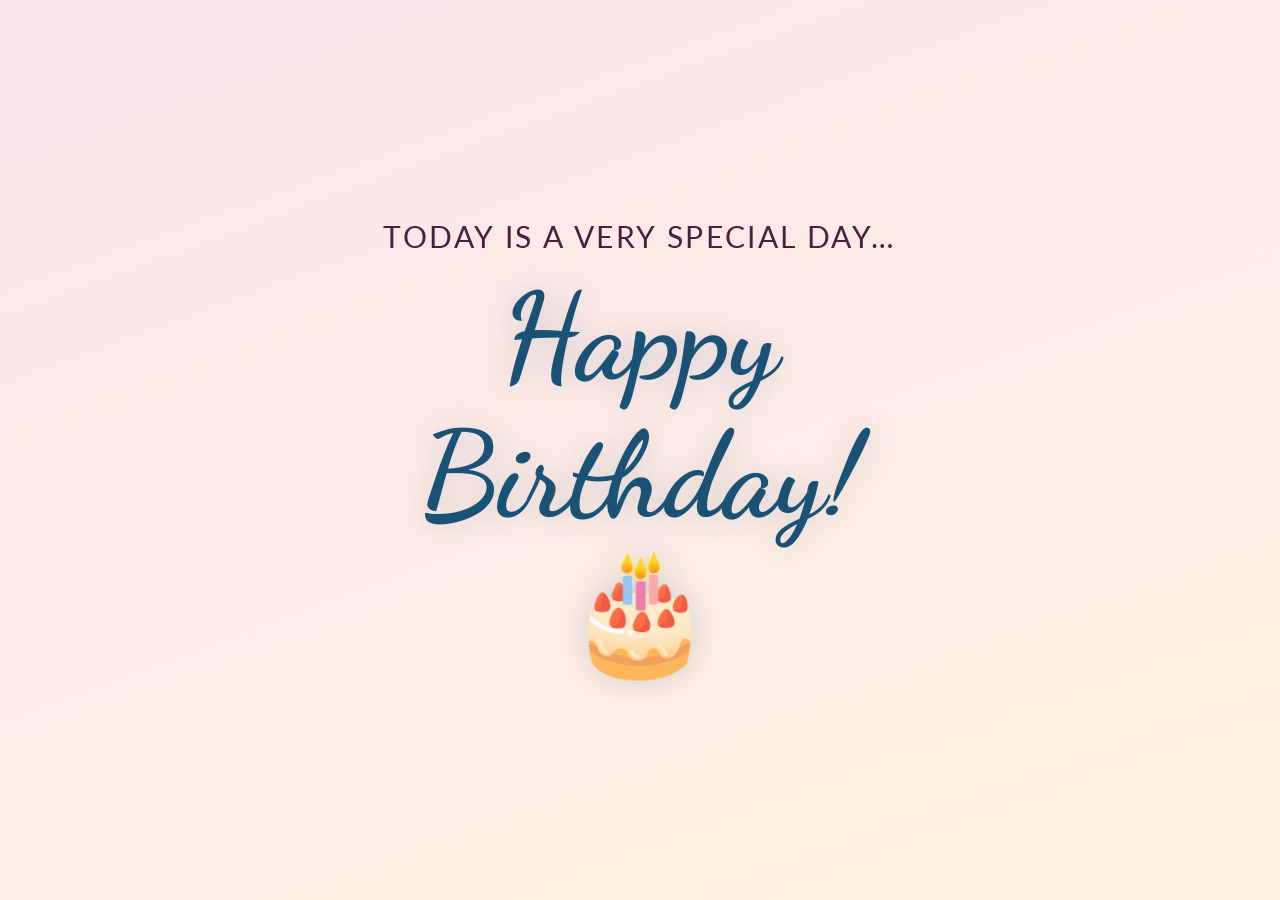
<file: index.html>
<!DOCTYPE html>
<html lang="en">
<head>
  <meta charset="UTF-8" />
  <meta name="viewport" content="width=device-width, initial-scale=1.0" />
  <title>Happy Birthday!</title>
  <link rel="preconnect" href="https://fonts.googleapis.com" />
  <link rel="preconnect" href="https://fonts.gstatic.com" crossorigin />
  <link href="https://fonts.googleapis.com/css2?family=Dancing+Script:wght@700&family=Lato:wght@300;400&display=swap" rel="stylesheet" />
  <link rel="stylesheet" href="style.css?v=1" />
</head>
<body>

  <!-- Floating balloons (shared background layer) -->
  <div class="balloons" aria-hidden="true">
    <div class="balloon balloon--1">🎈</div>
    <div class="balloon balloon--2">🎈</div>
    <div class="balloon balloon--3">🎈</div>
    <div class="balloon balloon--4">🎈</div>
    <div class="balloon balloon--5">🎈</div>
    <div class="balloon balloon--6">🎈</div>
  </div>

  <!-- Confetti canvas (triggered on finale) -->
  <canvas id="confetti-canvas" aria-hidden="true"></canvas>

  <!-- Scroll container -->
  <main class="scroll-container">

    <!-- Page 1: Intro -->
    <section class="page page--intro" id="page-intro">
      <div class="page__content fade-in">
        <p class="intro__subtitle">Today is a very special day…</p>
        <h1 class="intro__title">Happy Birthday! 🎂</h1>
      </div>
    </section>

    <!-- Page 2: Message 1 -->
    <section class="page page--message" id="page-msg1">
      <div class="page__content fade-in">
        <p class="message__text">
          Another year around the sun, and you just keep getting more wonderful.
        </p>
        <p class="message__text message__text--small">
          Every moment with you is a gift — and today we celebrate you!
        </p>
      </div>
    </section>

    <!-- Page 3: Message 2 -->
    <section class="page page--message page--alt" id="page-msg2">
      <div class="page__content fade-in">
        <p class="message__text">
          You bring so much joy, laughter, and light to everyone around you.
        </p>
        <p class="message__text message__text--small">
          The world is genuinely brighter because you're in it. 🌟
        </p>
      </div>
    </section>

    <!-- Page 4: Name / Candle -->
    <section class="page page--name" id="page-name">
      <div class="page__content fade-in">
        <div class="candle" aria-hidden="true">
          <div class="candle__flame"></div>
          <div class="candle__body"></div>
        </div>
        <h2 class="name__text">Happy Birthday Dada</h2>
        <p class="name__signature">— with love 🎁</p>
      </div>
    </section>

    <!-- Page 5: Finale -->
    <section class="page page--finale" id="page-finale">
      <div class="page__content fade-in">
        <h2 class="finale__title">Here's to you! 🥂</h2>
        <p class="finale__text">
          Love from your family
        </p>
        <p class="finale__emoji">🎉🎊🎈🥳🎂🎉</p>
      </div>
    </section>

  </main>

  <script src="script.js"></script>
</body>
</html>
</file>
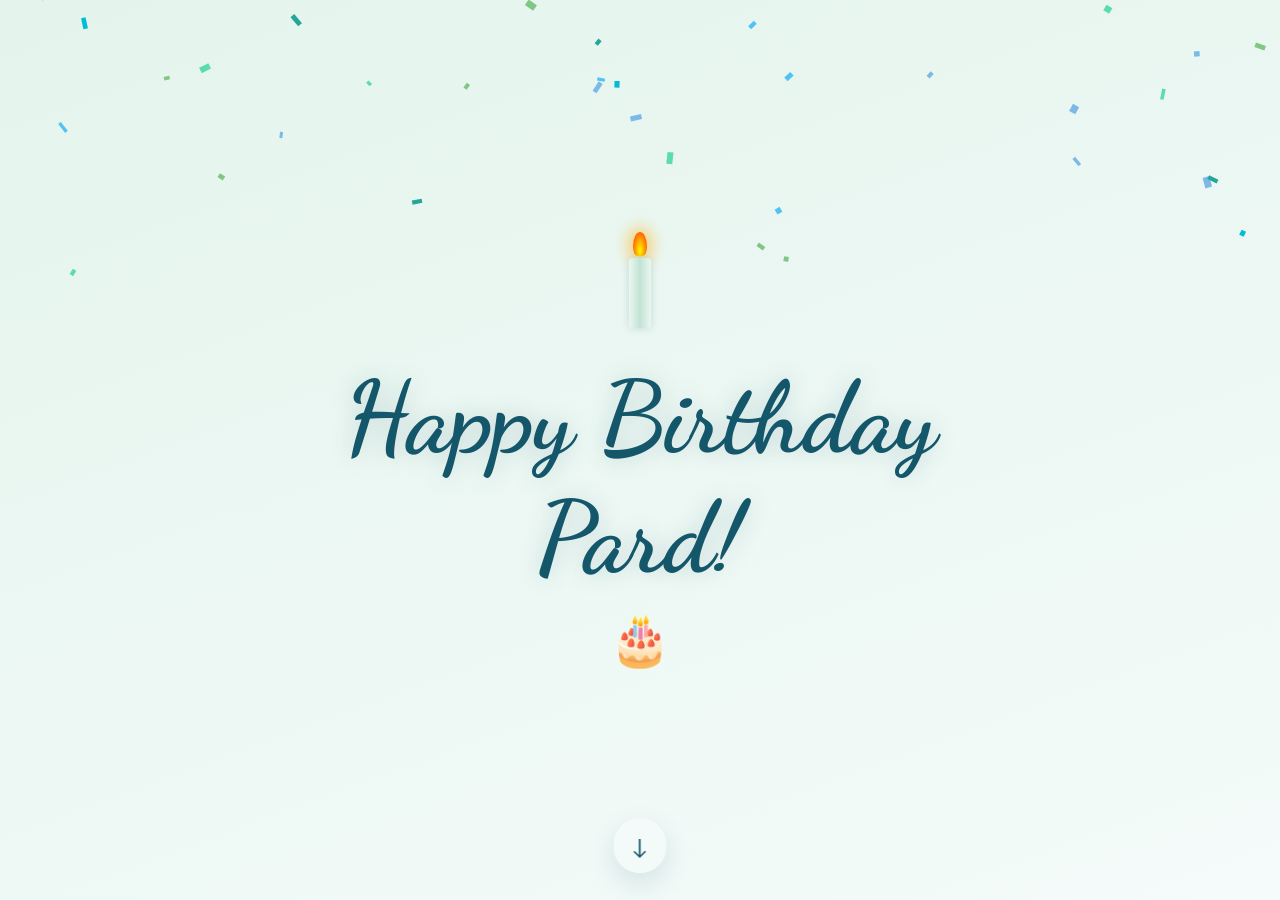
<file: docs/index.html>
<!DOCTYPE html>
<html lang="en">
<head>
  <meta charset="UTF-8" />
  <meta name="viewport" content="width=device-width, initial-scale=1.0" />
  <title>Happy Birthday!</title>
  <link rel="preconnect" href="https://fonts.googleapis.com" />
  <link rel="preconnect" href="https://fonts.gstatic.com" crossorigin />
  <link href="https://fonts.googleapis.com/css2?family=Dancing+Script:wght@700&family=Lato:wght@300;400&display=swap" rel="stylesheet" />
  <link rel="stylesheet" href="style.css?v=1.7" />
</head>
<body>

  <!-- Confetti canvas (triggered on page 3: Name / Candle) -->
  <canvas id="confetti-canvas" aria-hidden="true"></canvas>

  <div class="scroll-indicator" id="scroll-indicator" aria-hidden="true">
    <span class="scroll-indicator__arrow">↓</span>
  </div>

  <!-- Scroll container -->
  <main class="scroll-container">

    <!--
      Floating balloons (shared background layer). This lives inside the
      scroll container on purpose: the container is its own stacking context,
      so a balloon layer outside it can only sit wholly behind every page
      (hidden by the opaque page gradients) or wholly in front of the text.
      In here it can sit between the two.
    -->
    <div class="balloons" aria-hidden="true">
      <div class="balloon balloon--1">🎈</div>
      <div class="balloon balloon--2">🎈</div>
      <div class="balloon balloon--3">🎈</div>
      <div class="balloon balloon--4">🎈</div>
      <div class="balloon balloon--5">🎈</div>
      <div class="balloon balloon--6">🎈</div>
    </div>

    <!-- Page 1: Name / Candle -->
    <section class="page page--name" id="page-name">
      <div class="page__content fade-in">
        <div class="candle" aria-hidden="true">
          <div class="candle__flame"></div>
          <div class="candle__body"></div>
        </div>
        <h2 class="name__text">Happy Birthday Pard!</h2>
        <p class="name__signature">🎂</p>
      </div>
    </section>

    <!-- Page 4: Happy Birthday Message -->
    <section class="page page--finale" id="page-finale">
      <div class="page__content fade-in">
        <h2 class="finale__title">Have a great day!</h2>
        <p class="finale__text">
          Love from Red.
        </p>
      </div>
    </section>

    <!-- Page 5: Game — swap the iframe src to change games (see games/) -->
    <section class="page page--game" id="page-game">
      <div class="page__content fade-in">
        <iframe
          class="game__frame"
          id="game-frame"
          src="games/crossword.html"
          title="Birthday Crossword"
          loading="lazy"
        ></iframe>
      </div>
    </section>

  </main>

  <script src="script.js"></script>
</body>
</html>
</file>
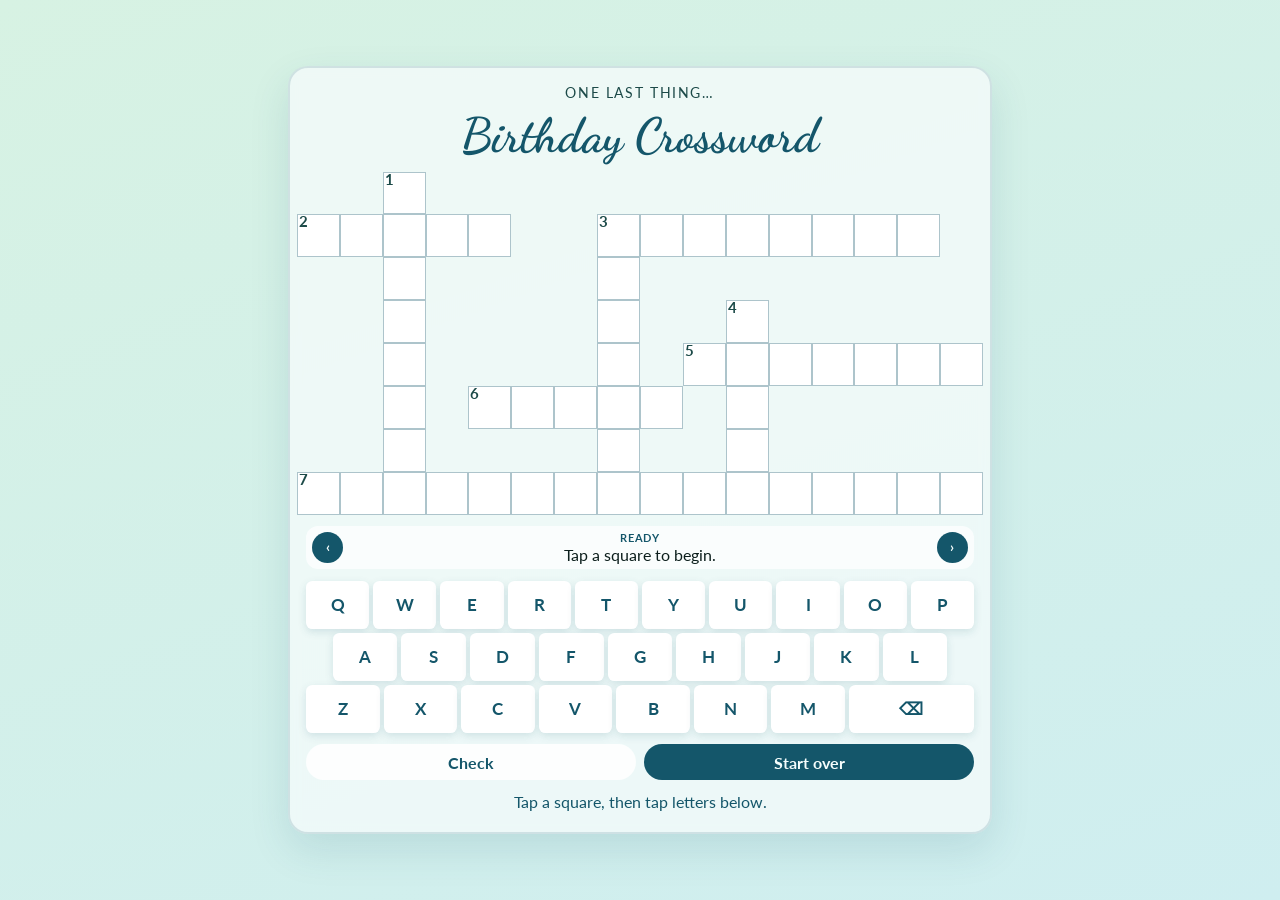
<file: docs/games/crossword.html>
<!DOCTYPE html>
<html lang="en">
<head>
  <meta charset="UTF-8" />
  <meta name="viewport" content="width=device-width, initial-scale=1.0" />
  <title>Birthday Crossword</title>
  <link rel="preconnect" href="https://fonts.googleapis.com" />
  <link rel="preconnect" href="https://fonts.gstatic.com" crossorigin />
  <link href="https://fonts.googleapis.com/css2?family=Dancing+Script:wght@700&family=Lato:wght@300;400;700&display=swap" rel="stylesheet" />

  <style>
    /* =============================================
       BIRTHDAY CROSSWORD — standalone game page
       Embedded in ../index.html via <iframe>, but
       also works when opened directly.
       ============================================= */
    *, *::before, *::after {
      box-sizing: border-box;
      margin: 0;
      padding: 0;
    }

    :root {
      --color-bg-mint:   #d7f2e3;
      --color-bg-aqua:   #cfeef0;
      --color-accent:    #14566a;
      --color-text:      #0d1f1d;
      --color-muted:     #1c4a48;
      --font-display:    'Dancing Script', cursive;
      --font-body:       'Lato', sans-serif;

      /* The grid is 16 columns wide, so width is what limits the squares.
         Derive the cell size from the actual column count and the space the
         card really has, so any grid fits by construction. The vh term only
         bites in landscape; the rem cap stops it ballooning on a tablet. */
      --card-max: 44rem;
      --avail: min(calc(100vw - 1.9rem), calc(var(--card-max) - 1.1rem));
      --cell: min(calc(var(--avail) / var(--cols)), 7vh, 3.2rem);
      --cols: 16;
    }

    html {
      font-size: 16px;
      -webkit-text-size-adjust: 100%;
    }

    body {
      min-height: 100dvh;
      padding: 0.4rem;
      display: flex;
      flex-direction: column;
      justify-content: center;
      font-family: var(--font-body);
      color: var(--color-text);
      background: linear-gradient(160deg, var(--color-bg-mint), var(--color-bg-aqua));
      overflow-y: auto;
    }

    /* When inside the iframe, let the parent page's gradient show through. */
    html.is-embedded,
    html.is-embedded body {
      background: transparent;
    }

    /* =============================================
       CARD
       ============================================= */
    .game {
      width: 100%;
      max-width: var(--card-max);
      margin: 0 auto;
      display: flex;
      flex-direction: column;
      gap: 0.4rem;
      padding: 0.55rem 0.55rem 0.6rem;
      background: rgba(246, 252, 251, 0.76);
      border: 2px solid rgba(20, 86, 106, 0.14);
      border-radius: 1.25rem;
      box-shadow: 0 16px 40px rgba(20, 86, 106, 0.12);
      backdrop-filter: blur(6px);
      transition: box-shadow 0.35s ease, border-color 0.35s ease;
    }

    .game--solved {
      border-color: rgba(93, 219, 176, 0.55);
      box-shadow: 0 18px 44px rgba(38, 166, 154, 0.24);
    }

    .game__eyebrow {
      font-size: clamp(0.7rem, 2.8vw, 0.85rem);
      text-transform: uppercase;
      letter-spacing: 0.12em;
      color: var(--color-muted);
      text-align: center;
    }

    .game__title {
      font-family: var(--font-display);
      font-size: clamp(1.55rem, 8vw, 3rem);
      line-height: 1;
      color: var(--color-accent);
      text-align: center;
    }

    .game__status {
      min-height: 1.3rem;
      font-size: clamp(0.82rem, 3.2vw, 1rem);
      line-height: 1.3;
      text-align: center;
      color: var(--color-accent);
    }

    .game--solved .game__status {
      font-weight: 700;
    }

    /* =============================================
       GRID
       ============================================= */
    /* No gap: squares butt together into a continuous grid, the way a printed
       crossword looks — and at 16 columns the gaps were costing real width. */
    .grid {
      display: grid;
      grid-template-columns: repeat(var(--cols), var(--cell));
      justify-content: center;
    }

    .cell {
      position: relative;
      width: var(--cell);
      height: var(--cell);
    }

    .cell--block {
      background: transparent;
    }

    .cell--open {
      display: flex;
      align-items: center;
      justify-content: center;
      padding: 0;
      border: 1px solid rgba(20, 86, 106, 0.35);
      background: #ffffff;
      font-family: inherit;
      font-size: calc(var(--cell) * 0.62);
      font-weight: 700;
      line-height: 1;
      color: var(--color-text);
      cursor: pointer;
      transition: background 0.15s ease;
    }

    .cell__num {
      position: absolute;
      top: 0;
      left: 1px;
      font-size: calc(var(--cell) * 0.34);
      font-weight: 700;
      line-height: 1;
      color: var(--color-muted);
      pointer-events: none;
    }

    .cell--in-entry {
      background: #dbeffb;
    }

    .cell--selected {
      background: #7fe0c0;
      box-shadow: inset 0 0 0 2px var(--color-accent);
    }

    .cell--wrong {
      background: #ffd6dc;
      color: #8a1020;
    }

    .game--solved .cell--open {
      border-color: rgba(93, 219, 176, 0.7);
      background: #f0fbf5;
      box-shadow: none;
    }

    .cell--open:focus-visible {
      outline: 3px solid rgba(13, 110, 120, 0.75);
      outline-offset: 1px;
    }

    /* =============================================
       CLUE BAR
       ============================================= */
    .clue {
      display: flex;
      align-items: center;
      gap: 0.35rem;
      min-height: 2.6rem;
      padding: 0.3rem 0.4rem;
      border-radius: 0.75rem;
      background: rgba(255, 255, 255, 0.7);
    }

    .clue__nav {
      flex: 0 0 auto;
      width: 1.9rem;
      height: 1.9rem;
      border: 0;
      border-radius: 999px;
      background: var(--color-accent);
      color: #f5fdfc;
      font: inherit;
      font-size: 0.9rem;
      font-weight: 700;
      line-height: 1;
      cursor: pointer;
    }

    .clue__text {
      flex: 1 1 auto;
      font-size: clamp(0.8rem, 3.3vw, 1rem);
      line-height: 1.25;
      text-align: center;
    }

    .clue__label {
      display: block;
      font-size: 0.7em;
      font-weight: 700;
      letter-spacing: 0.08em;
      text-transform: uppercase;
      color: var(--color-accent);
    }

    /* =============================================
       ON-SCREEN KEYBOARD
       ============================================= */
    .kb {
      display: flex;
      flex-direction: column;
      gap: 0.25rem;
    }

    .kb__row {
      display: flex;
      gap: 0.25rem;
    }

    .kb__row--mid { padding-inline: 4%; }

    .key {
      flex: 1 1 0;
      min-width: 0;
      height: clamp(2.1rem, 7vh, 3rem);
      border: 0;
      border-radius: 0.4rem;
      background: #ffffff;
      color: var(--color-accent);
      font-family: inherit;
      font-size: clamp(0.8rem, 3.5vw, 1.05rem);
      font-weight: 700;
      box-shadow: 0 3px 8px rgba(20, 86, 106, 0.14);
      cursor: pointer;
    }

    .key--wide { flex: 1.7 1 0; }

    .key:active { background: #f0f7ff; }

    .key:disabled {
      background: rgba(255, 255, 255, 0.5);
      color: rgba(20, 86, 106, 0.5);
      box-shadow: none;
    }

    /* =============================================
       ACTIONS
       ============================================= */
    .actions {
      display: flex;
      gap: 0.5rem;
    }

    .btn {
      flex: 1 1 0;
      padding: 0.55rem 0.5rem;
      border: 0;
      border-radius: 999px;
      font-family: inherit;
      font-size: clamp(0.82rem, 3.2vw, 1rem);
      font-weight: 700;
      cursor: pointer;
    }

    .btn--primary {
      background: var(--color-accent);
      color: #f5fdfc;
    }

    .btn--ghost {
      background: rgba(255, 255, 255, 0.85);
      color: var(--color-accent);
    }

    .key:focus-visible,
    .btn:focus-visible,
    .clue__nav:focus-visible {
      outline: 3px solid rgba(13, 110, 120, 0.75);
      outline-offset: 2px;
    }

    .visually-hidden {
      position: absolute;
      width: 1px;
      height: 1px;
      overflow: hidden;
      clip: rect(0 0 0 0);
      white-space: nowrap;
    }

    /* =============================================
       TABLET & LARGER
       ============================================= */
    @media (min-width: 600px) {
      .game {
        gap: 0.7rem;
        padding: 1.1rem 1rem 1.25rem;
      }
    }

    @media (prefers-reduced-motion: reduce) {
      * { transition: none !important; animation: none !important; }
    }
  </style>
</head>
<body>

  <div class="game" id="game">
    <p class="game__eyebrow">One last thing…</p>
    <h1 class="game__title">Birthday Crossword</h1>

    <div class="grid" id="grid" role="group" aria-label="Crossword grid"></div>

    <div class="clue">
      <button class="clue__nav" id="clue-prev" type="button" aria-label="Previous clue">‹</button>
      <p class="clue__text" id="clue-text" aria-live="polite">
        <span class="clue__label" id="clue-label">1 Across</span>
        <span id="clue-body">Tap a square to begin.</span>
      </p>
      <button class="clue__nav" id="clue-next" type="button" aria-label="Next clue">›</button>
    </div>

    <div class="kb" id="keyboard" aria-label="Letter keys"></div>

    <div class="actions">
      <button class="btn btn--ghost" id="btn-check" type="button">Check</button>
      <button class="btn btn--primary" id="btn-clear" type="button">Start over</button>
    </div>

    <p class="game__status" id="status" role="status" aria-live="polite">Tap a square, then tap letters below.</p>
  </div>

  <script>
  (function () {
    'use strict';

    /* =========================================================================
       PUZZLE
       -------------------------------------------------------------------------
       Words and clues come from data/BirthdayCrosswordCluesAndWords.csv.
       `word` is the answer with spaces stripped (that is what goes in the
       squares); `display` keeps the real spacing and is only used to show the
       enumeration, e.g. San Diego -> (3,5).

       The row/col/dir coordinates are what make the grid interlock, so they
       cannot be edited independently of the words. Grid size, blocked squares
       and clue numbers are all derived from this array at runtime.

            0 1 2 3 4 5 6 7 8 9 0 1 2 3 4 5
         0  . . S . . . . . . . . . . . . .
         1  G R A V Y . . T H E J E S U S .
         2  . . N . . . . I . . . . . . . .
         3  . . D . . . . T . . L . . . . .
         4  . . I . . . . T . B A L L F R O
         5  . . E . L E N I N . N . . . . .
         6  . . G . . . . E . . C . . . . .
         7  G O O D H O U S E K E E P I N G
       ========================================================================= */
    const ENTRIES = [
      { word: 'SANDIEGO', display: 'San Diego', row: 0, col: 2, dir: 'down',
        clue: "\"Go F yourself _\", hint: Normally they 'stay classy'" },
      { word: 'GRAVY', display: 'Gravy', row: 1, col: 0, dir: 'across',
        clue: 'What might one swallow after cradling the balls, stroking the shaft and working the pipe? The _' },
      { word: 'THEJESUS', display: 'The Jesus', row: 1, col: 7, dir: 'across',
        clue: "Nobody Fs with him, and '8 Year olds dude...'" },
      { word: 'TITTIES', display: 'Titties', row: 1, col: 7, dir: 'down',
        clue: '_ and Jazz' },
      { word: 'LANCE', display: 'Lance', row: 3, col: 10, dir: 'down',
        clue: "Whose forehead should Alpa Chino dangle his dice on?" },
      { word: 'BALLFRO', display: 'Ball Fro', row: 4, col: 9, dir: 'across',
        clue: "A 'luscious V of chest hair' typically starts at the chest pubes and finishes at the _?" },
      { word: 'LENIN', display: 'Lenin', row: 5, col: 4, dir: 'across',
        clue: 'Vladimir Ilyich Ulyanov _' },
      { word: 'GOODHOUSEKEEPING', display: 'Good Housekeeping', row: 7, col: 0, dir: 'across',
        clue: 'Favourite non-pornographic magazine to masturbate to?' }
    ];

    const KB_ROWS = ['QWERTYUIOP', 'ASDFGHJKL', 'ZXCVBNM'];

    // ── Elements ────────────────────────────────────────────────────────────
    const gameEl     = document.getElementById('game');
    const gridEl     = document.getElementById('grid');
    const keyboardEl = document.getElementById('keyboard');
    const clueLabelEl = document.getElementById('clue-label');
    const clueBodyEl = document.getElementById('clue-body');
    const statusEl   = document.getElementById('status');

    // ── Derive grid geometry, cell map and clue numbers ─────────────────────
    const rows = Math.max.apply(null, ENTRIES.map(function (e) {
      return e.row + (e.dir === 'down' ? e.word.length : 1);
    }));
    const cols = Math.max.apply(null, ENTRIES.map(function (e) {
      return e.col + (e.dir === 'across' ? e.word.length : 1);
    }));

    document.documentElement.style.setProperty('--cols', String(cols));

    // cells[r][c] = { answer, across: entryIndex|null, down: entryIndex|null, number }
    const cells = [];
    for (let r = 0; r < rows; r++) {
      cells.push(new Array(cols).fill(null));
    }

    ENTRIES.forEach(function (entry, index) {
      for (let i = 0; i < entry.word.length; i++) {
        const r = entry.row + (entry.dir === 'down' ? i : 0);
        const c = entry.col + (entry.dir === 'across' ? i : 0);
        const cell = cells[r][c] || { answer: entry.word[i], across: null, down: null, number: 0 };
        cell[entry.dir] = index;
        cells[r][c] = cell;
      }
    });

    // Standard crossword numbering: row-major over squares that start an entry.
    let nextNumber = 0;
    const startCells = ENTRIES.map(function (e) { return e.row * cols + e.col; });
    for (let r = 0; r < rows; r++) {
      for (let c = 0; c < cols; c++) {
        if (cells[r][c] && startCells.indexOf(r * cols + c) !== -1) {
          cells[r][c].number = ++nextNumber;
        }
      }
    }
    ENTRIES.forEach(function (entry) {
      entry.number = cells[entry.row][entry.col].number;
    });

    // Clue order: by number, across before down — the order the ‹ › buttons walk.
    const clueOrder = ENTRIES.map(function (_, i) { return i; }).sort(function (a, b) {
      const ea = ENTRIES[a];
      const eb = ENTRIES[b];
      return ea.number - eb.number || (ea.dir === 'across' ? -1 : 1);
    });

    // ── State ───────────────────────────────────────────────────────────────
    const letters = {};                    // "r,c" -> letter
    let selected = null;                   // { r, c, dir }
    let solved = false;
    let wrongTimer = null;
    const cellButtons = {};                // "r,c" -> button element

    function cellKey(r, c) { return r + ',' + c; }

    // ── Build grid ──────────────────────────────────────────────────────────
    for (let r = 0; r < rows; r++) {
      for (let c = 0; c < cols; c++) {
        const cell = cells[r][c];

        if (!cell) {
          const blank = document.createElement('div');
          blank.className = 'cell cell--block';
          blank.setAttribute('aria-hidden', 'true');
          gridEl.appendChild(blank);
          continue;
        }

        const button = document.createElement('button');
        button.type = 'button';
        button.className = 'cell cell--open';
        button.dataset.r = String(r);
        button.dataset.c = String(c);
        button.setAttribute('aria-label', 'Row ' + (r + 1) + ', column ' + (c + 1));

        if (cell.number) {
          const num = document.createElement('span');
          num.className = 'cell__num';
          num.textContent = String(cell.number);
          button.appendChild(num);
        }

        const letterEl = document.createElement('span');
        letterEl.className = 'cell__letter';
        button.appendChild(letterEl);

        button.addEventListener('click', function () { selectCell(r, c); });

        gridEl.appendChild(button);
        cellButtons[cellKey(r, c)] = button;
      }
    }

    // ── Build keyboard ──────────────────────────────────────────────────────
    KB_ROWS.forEach(function (rowLetters, rowIndex) {
      const rowEl = document.createElement('div');
      rowEl.className = 'kb__row' + (rowIndex === 1 ? ' kb__row--mid' : '');

      rowLetters.split('').forEach(function (letter) {
        const key = document.createElement('button');
        key.type = 'button';
        key.className = 'key';
        key.textContent = letter;
        key.addEventListener('click', function () { typeLetter(letter); });
        rowEl.appendChild(key);
      });

      if (rowIndex === KB_ROWS.length - 1) {
        const del = document.createElement('button');
        del.type = 'button';
        del.className = 'key key--wide';
        del.textContent = '⌫';
        del.setAttribute('aria-label', 'Delete letter');
        del.addEventListener('click', backspace);
        rowEl.appendChild(del);
      }

      keyboardEl.appendChild(rowEl);
    });

    // ── Selection ───────────────────────────────────────────────────────────
    function entryAt(r, c, dir) {
      const cell = cells[r][c];
      return cell ? cell[dir] : null;
    }

    function selectCell(r, c, preferredDir) {
      if (solved) return;

      const cell = cells[r][c];
      if (!cell) return;

      let dir = preferredDir || (selected ? selected.dir : 'across');

      // Tapping the selected square again flips direction, when it crosses.
      if (!preferredDir && selected && selected.r === r && selected.c === c) {
        const other = dir === 'across' ? 'down' : 'across';
        if (cell[other] !== null) dir = other;
      } else if (cell[dir] === null) {
        dir = dir === 'across' ? 'down' : 'across';
      }

      selected = { r: r, c: c, dir: dir };
      clearWrongMarks();
      render();
    }

    function selectEntry(entryIndex, atEnd) {
      const entry = ENTRIES[entryIndex];
      const cellsOf = entryCells(entry);
      // Land on the first empty square, so the ‹ › buttons drop you where you left off.
      let target = cellsOf.find(function (p) { return !letters[cellKey(p.r, p.c)]; });
      if (!target) target = atEnd ? cellsOf[cellsOf.length - 1] : cellsOf[0];
      selectCell(target.r, target.c, entry.dir);
    }

    function entryCells(entry) {
      const out = [];
      for (let i = 0; i < entry.word.length; i++) {
        out.push({
          r: entry.row + (entry.dir === 'down' ? i : 0),
          c: entry.col + (entry.dir === 'across' ? i : 0)
        });
      }
      return out;
    }

    function currentEntryIndex() {
      if (!selected) return null;
      return entryAt(selected.r, selected.c, selected.dir);
    }

    function stepClue(delta) {
      const current = currentEntryIndex();
      const pos = current === null ? -1 : clueOrder.indexOf(current);
      const next = (pos + delta + clueOrder.length * 2) % clueOrder.length;
      selectEntry(clueOrder[next], delta < 0);
    }

    // ── Typing ──────────────────────────────────────────────────────────────
    function typeLetter(letter) {
      if (solved) return;
      if (!selected) {
        selectEntry(clueOrder[0]);
        if (!selected) return;
      }

      letters[cellKey(selected.r, selected.c)] = letter;
      clearWrongMarks();
      advance(1);
      render();
      checkSolved();
    }

    function backspace() {
      if (solved || !selected) return;

      const key = cellKey(selected.r, selected.c);
      if (letters[key]) {
        delete letters[key];
      } else {
        advance(-1);
        delete letters[cellKey(selected.r, selected.c)];
      }

      clearWrongMarks();
      render();
    }

    function advance(delta) {
      const index = currentEntryIndex();
      if (index === null) return;

      const cellsOf = entryCells(ENTRIES[index]);
      const pos = cellsOf.findIndex(function (p) {
        return p.r === selected.r && p.c === selected.c;
      });
      const next = pos + delta;

      if (next < 0 || next >= cellsOf.length) return;   // stop at the ends
      selected = { r: cellsOf[next].r, c: cellsOf[next].c, dir: selected.dir };
    }

    // ── Check / clear ───────────────────────────────────────────────────────
    function clearWrongMarks() {
      if (wrongTimer) {
        clearTimeout(wrongTimer);
        wrongTimer = null;
      }
      Object.keys(cellButtons).forEach(function (key) {
        cellButtons[key].classList.remove('cell--wrong');
      });
    }

    function checkAnswers() {
      if (solved) return;

      clearWrongMarks();

      let filled = 0;
      let wrong = 0;

      for (let r = 0; r < rows; r++) {
        for (let c = 0; c < cols; c++) {
          if (!cells[r][c]) continue;
          const key = cellKey(r, c);
          const value = letters[key];
          if (!value) continue;
          filled++;
          if (value !== cells[r][c].answer) {
            wrong++;
            cellButtons[key].classList.add('cell--wrong');
          }
        }
      }

      if (filled === 0) {
        setStatus('Nothing to check yet — fill in a few squares first.');
      } else if (wrong === 0) {
        setStatus('Everything you have filled in so far is right. Keep going!');
      } else {
        setStatus(wrong === 1 ? 'One square needs another look.' : wrong + ' squares need another look.');
        wrongTimer = setTimeout(function () {
          clearWrongMarks();
          render();
        }, 2500);
      }
    }

    function clearGrid() {
      Object.keys(letters).forEach(function (key) { delete letters[key]; });
      solved = false;
      selected = null;
      clearWrongMarks();
      gameEl.classList.remove('game--solved');
      setStatus('Tap a square, then tap letters below.');
      render();
    }

    function checkSolved() {
      for (let r = 0; r < rows; r++) {
        for (let c = 0; c < cols; c++) {
          if (!cells[r][c]) continue;
          if (letters[cellKey(r, c)] !== cells[r][c].answer) return;
        }
      }

      solved = true;
      selected = null;
      gameEl.classList.add('game--solved');
      setStatus('All done — happy birthday! 🎂');
      render();
      announceSolved();
    }

    // Ask the parent page for a confetti burst. Same-origin, and the parent
    // verifies the message came from its own frame before acting.
    function announceSolved() {
      if (window.self === window.top) return;
      try {
        window.parent.postMessage({ type: 'birthday-game:solved', game: 'crossword' }, '*');
      } catch (err) {
        /* embedded cross-origin — no confetti, no harm */
      }
    }

    // ── Render ──────────────────────────────────────────────────────────────
    function setStatus(text) {
      statusEl.textContent = text;
    }

    // Spaces are stripped from the squares, so show the usual crossword
    // enumeration to say where the word breaks fall: San Diego -> (3,5).
    function enumerationOf(entry) {
      const parts = (entry.display || entry.word).trim().split(/\s+/);
      return parts.length > 1
        ? '(' + parts.map(function (p) { return p.length; }).join(',') + ')'
        : entry.word.length + ' letters';
    }

    function render() {
      const activeIndex = currentEntryIndex();
      const inEntry = {};

      if (activeIndex !== null && activeIndex !== undefined) {
        entryCells(ENTRIES[activeIndex]).forEach(function (p) {
          inEntry[cellKey(p.r, p.c)] = true;
        });
      }

      Object.keys(cellButtons).forEach(function (key) {
        const button = cellButtons[key];
        const parts = key.split(',');
        const letterEl = button.querySelector('.cell__letter');

        letterEl.textContent = letters[key] || '';

        button.classList.toggle('cell--in-entry', !solved && !!inEntry[key]);
        button.classList.toggle(
          'cell--selected',
          !solved && !!selected && selected.r === Number(parts[0]) && selected.c === Number(parts[1])
        );
      });

      if (activeIndex !== null && activeIndex !== undefined) {
        const entry = ENTRIES[activeIndex];
        clueLabelEl.textContent = entry.number + ' ' + (entry.dir === 'across' ? 'Across' : 'Down') +
          ' · ' + enumerationOf(entry);
        clueBodyEl.textContent = entry.clue;
      } else if (solved) {
        clueLabelEl.textContent = 'Finished';
        clueBodyEl.textContent = 'Every square filled in. Nicely done.';
      } else {
        clueLabelEl.textContent = 'Ready';
        clueBodyEl.textContent = 'Tap a square to begin.';
      }
    }

    // ── Wiring ──────────────────────────────────────────────────────────────
    document.getElementById('clue-prev').addEventListener('click', function () { stepClue(-1); });
    document.getElementById('clue-next').addEventListener('click', function () { stepClue(1); });
    document.getElementById('btn-check').addEventListener('click', checkAnswers);
    document.getElementById('btn-clear').addEventListener('click', clearGrid);

    // Hardware keyboards get to play too (desktop); no effect on touch devices.
    document.addEventListener('keydown', function (event) {
      if (event.metaKey || event.ctrlKey || event.altKey) return;

      if (/^[a-zA-Z]$/.test(event.key)) {
        event.preventDefault();
        typeLetter(event.key.toUpperCase());
      } else if (event.key === 'Backspace') {
        event.preventDefault();
        backspace();
      } else if (event.key === 'Tab') {
        event.preventDefault();
        stepClue(event.shiftKey ? -1 : 1);
      }
    });

    if (window.self !== window.top) {
      document.documentElement.classList.add('is-embedded');
    }

    render();
  })();
  </script>
</body>
</html>
</file>
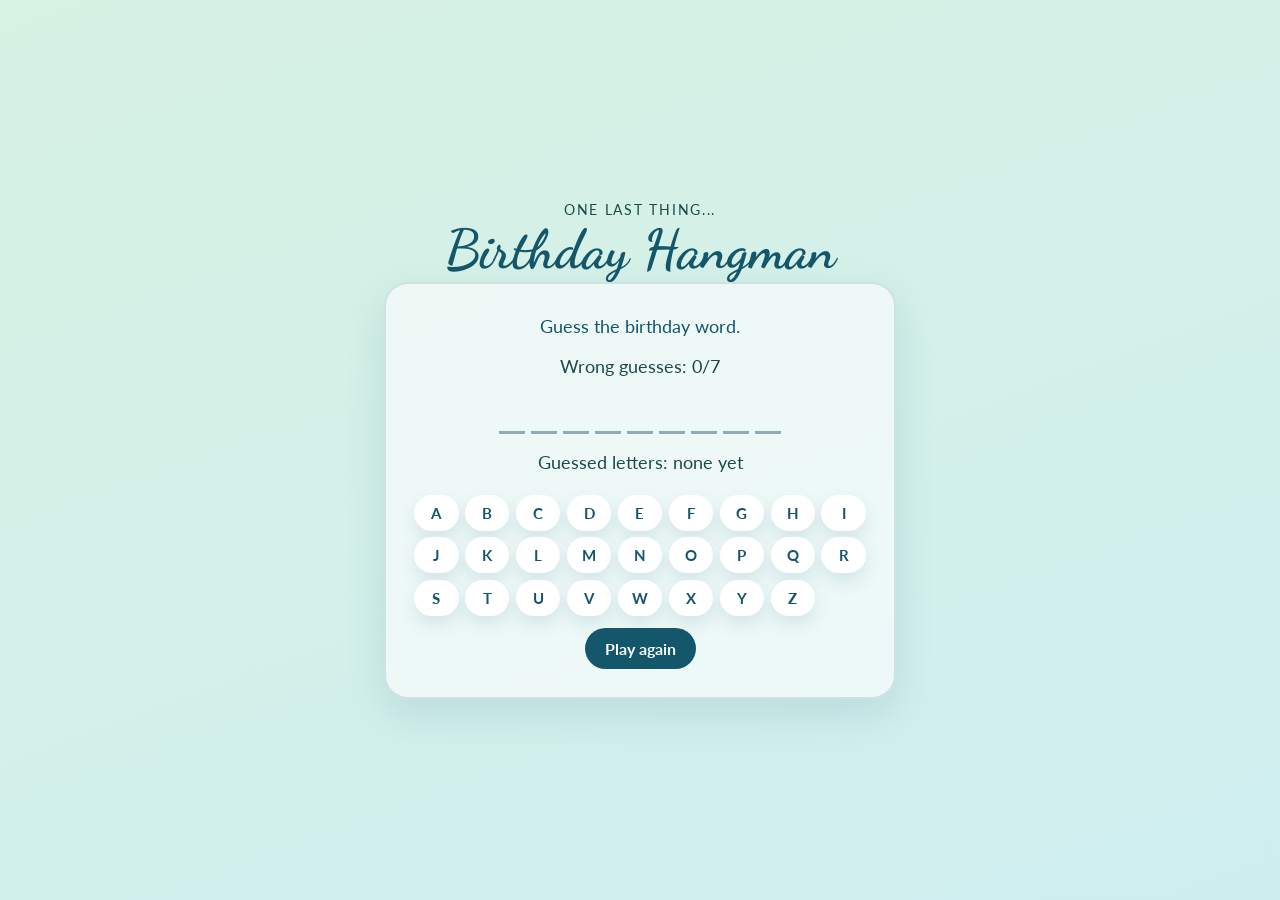
<file: docs/games/hangman.html>
<!DOCTYPE html>
<html lang="en">
<head>
  <meta charset="UTF-8" />
  <meta name="viewport" content="width=device-width, initial-scale=1.0" />
  <title>Birthday Hangman</title>
  <link rel="preconnect" href="https://fonts.googleapis.com" />
  <link rel="preconnect" href="https://fonts.gstatic.com" crossorigin />
  <link href="https://fonts.googleapis.com/css2?family=Dancing+Script:wght@700&family=Lato:wght@300;400;700&display=swap" rel="stylesheet" />

  <style>
    /* =============================================
       BIRTHDAY HANGMAN — standalone game page
       Not currently referenced by ../index.html. To
       put it back, point the game iframe's src here.
       ============================================= */
    *, *::before, *::after {
      box-sizing: border-box;
      margin: 0;
      padding: 0;
    }

    :root {
      --color-bg-mint:   #d7f2e3;
      --color-bg-aqua:   #cfeef0;
      --color-accent:    #14566a;
      --color-text:      #0d1f1d;
      --color-muted:     #1c4a48;
      --font-display:    'Dancing Script', cursive;
      --font-body:       'Lato', sans-serif;
    }

    html {
      font-size: 16px;
      -webkit-text-size-adjust: 100%;
    }

    body {
      min-height: 100dvh;
      padding: 0.5rem;
      display: flex;
      flex-direction: column;
      justify-content: center;
      font-family: var(--font-body);
      color: var(--color-text);
      background: linear-gradient(160deg, var(--color-bg-mint), var(--color-bg-aqua));
      overflow-y: auto;
      text-align: center;
    }

    /* When inside the iframe, let the parent page's gradient show through. */
    html.is-embedded,
    html.is-embedded body {
      background: transparent;
    }

    .game__wrap {
      width: 100%;
      max-width: 32rem;
      margin: 0 auto;
    }

    .game__eyebrow {
      font-size: clamp(0.7rem, 2.8vw, 0.9rem);
      text-transform: uppercase;
      letter-spacing: 0.12em;
      color: var(--color-muted);
      margin-bottom: 0.35rem;
    }

    .game__title {
      font-family: var(--font-display);
      font-size: clamp(2rem, 8.5vw, 3.4rem);
      color: var(--color-accent);
      line-height: 0.95;
      margin-bottom: 0.45rem;
    }

    /* =============================================
       HANGMAN CARD
       ============================================= */
    .hangman {
      position: relative;
      overflow: hidden;
      background: rgba(246, 252, 251, 0.76);
      border: 2px solid rgba(20, 86, 106, 0.14);
      border-radius: 1.5rem;
      box-shadow: 0 16px 40px rgba(20, 86, 106, 0.12);
      padding: 0.95rem 0.9rem;
      backdrop-filter: blur(6px);
    }

    .hangman--celebrating {
      box-shadow: 0 18px 44px rgba(38, 166, 154, 0.22);
    }

    .hangman__streamers {
      position: absolute;
      inset: 0 0 auto 0;
      height: 4.5rem;
      pointer-events: none;
      opacity: 0;
      transition: opacity 0.35s ease;
    }

    .hangman--celebrating .hangman__streamers {
      opacity: 1;
    }

    .hangman__streamer {
      position: absolute;
      top: -1rem;
      width: 0.8rem;
      height: 5rem;
      border-radius: 999px;
      transform-origin: top center;
      animation: streamerSwing 1.8s ease-in-out infinite alternate;
    }

    .hangman__streamer::after {
      content: '';
      position: absolute;
      inset: auto 0 -0.85rem 0;
      width: 100%;
      height: 1.1rem;
      border-radius: 999px;
      background: inherit;
      filter: brightness(1.03);
    }

    .hangman__streamer--1 { left: 10%; background: linear-gradient(180deg, #75d7ff, #b4ecff); animation-delay: 0s; }
    .hangman__streamer--2 { left: 24%; background: linear-gradient(180deg, #5ddbb0, #a8ecd2); animation-delay: 0.2s; }
    .hangman__streamer--3 { left: 38%; background: linear-gradient(180deg, #4fc3d7, #a5e4ee); animation-delay: 0.1s; }
    .hangman__streamer--4 { left: 56%; background: linear-gradient(180deg, #7dcfff, #d4f3ff); animation-delay: 0.28s; }
    .hangman__streamer--5 { left: 72%; background: linear-gradient(180deg, #6fe0b8, #bff2dd); animation-delay: 0.15s; }
    .hangman__streamer--6 { left: 86%; background: linear-gradient(180deg, #58cfe0, #c2eef5); animation-delay: 0.35s; }

    @keyframes streamerSwing {
      0%   { transform: rotate(-12deg) translateY(0); }
      50%  { transform: rotate(0deg) translateY(0.2rem); }
      100% { transform: rotate(12deg) translateY(-0.1rem); }
    }

    .hangman__status,
    .hangman__mistakes,
    .hangman__guesses {
      font-size: clamp(0.95rem, 3.2vw, 1.15rem);
      line-height: 1.6;
    }

    .hangman__status {
      min-height: 2.2rem;
      font-weight: 400;
      color: var(--color-accent);
    }

    .hangman--celebrating .hangman__status {
      margin-top: 2.9rem;
    }

    .hangman__mistakes {
      margin-top: 0.25rem;
      color: var(--color-muted);
    }

    .hangman__word {
      display: flex;
      flex-wrap: wrap;
      justify-content: center;
      gap: 0.4rem;
      margin: 0.85rem 0;
    }

    .hangman__letter {
      min-width: 1.6rem;
      padding-bottom: 0.15rem;
      border-bottom: 3px solid rgba(20, 86, 106, 0.45);
      font-size: clamp(1.2rem, 5vw, 1.8rem);
      font-weight: 700;
      color: var(--color-text);
      text-transform: uppercase;
    }

    .hangman__guesses {
      min-height: 2.2rem;
      color: var(--color-muted);
      margin-bottom: 0.75rem;
    }

    .hangman__keyboard {
      display: grid;
      grid-template-columns: repeat(7, minmax(0, 1fr));
      gap: 0.4rem;
    }

    .hangman__key,
    .hangman__reset {
      border: 0;
      border-radius: 999px;
      font: inherit;
      cursor: pointer;
    }

    .hangman__key {
      min-height: 2.25rem;
      background: #ffffff;
      color: var(--color-accent);
      font-size: 0.92rem;
      font-weight: 700;
      box-shadow: 0 8px 18px rgba(20, 86, 106, 0.12);
    }

    .hangman__key:disabled {
      background: rgba(255, 255, 255, 0.55);
      color: rgba(20, 86, 106, 0.55);
      box-shadow: none;
    }

    .hangman__reset {
      margin-top: 0.75rem;
      padding: 0.7rem 1.25rem;
      background: var(--color-accent);
      color: #f5fdfc;
      font-weight: 700;
    }

    .hangman__key:focus-visible,
    .hangman__reset:focus-visible {
      outline: 3px solid rgba(13, 110, 120, 0.75);
      outline-offset: 2px;
    }

    /* =============================================
       TABLET & LARGER
       ============================================= */
    @media (min-width: 600px) {
      .hangman {
        padding: 1.75rem;
      }

      .hangman__keyboard {
        grid-template-columns: repeat(9, minmax(0, 1fr));
      }
    }

    @media (prefers-reduced-motion: reduce) {
      * { transition: none !important; animation: none !important; }
    }
  </style>
</head>
<body>

  <div class="game__wrap">
    <p class="game__eyebrow">One last thing...</p>
    <h1 class="game__title">Birthday Hangman</h1>

    <div class="hangman" id="hangman-card" aria-live="polite">
      <div class="hangman__streamers" id="hangman-streamers" aria-hidden="true">
        <span class="hangman__streamer hangman__streamer--1"></span>
        <span class="hangman__streamer hangman__streamer--2"></span>
        <span class="hangman__streamer hangman__streamer--3"></span>
        <span class="hangman__streamer hangman__streamer--4"></span>
        <span class="hangman__streamer hangman__streamer--5"></span>
        <span class="hangman__streamer hangman__streamer--6"></span>
      </div>
      <div class="hangman__status" id="hangman-status">Pick a letter to begin.</div>
      <div class="hangman__mistakes">
        Wrong guesses: <span id="hangman-mistakes">0</span>/7
      </div>
      <div class="hangman__word" id="hangman-word" aria-label="Hidden word"></div>
      <div class="hangman__guesses" id="hangman-guesses">Guessed letters: none yet</div>
      <div class="hangman__keyboard" id="hangman-keyboard" aria-label="Hangman letter buttons"></div>
      <button class="hangman__reset" id="hangman-reset" type="button">Play again</button>
    </div>
  </div>

  <script>
  (function () {
    'use strict';

    const HANGMAN_WORD = 'mummeltoe';
    const MAX_MISTAKES = 7;

    const hangmanWordEl     = document.getElementById('hangman-word');
    const hangmanStatusEl   = document.getElementById('hangman-status');
    const hangmanMistakesEl = document.getElementById('hangman-mistakes');
    const hangmanGuessesEl  = document.getElementById('hangman-guesses');
    const hangmanKeyboardEl = document.getElementById('hangman-keyboard');
    const hangmanResetEl    = document.getElementById('hangman-reset');
    const hangmanCardEl     = document.getElementById('hangman-card');

    let guessedLetters = new Set();
    let mistakes = 0;
    let gameOver = false;
    let announced = false;

    buildKeyboard();
    resetGame();
    hangmanResetEl.addEventListener('click', resetGame);

    function buildKeyboard() {
      const letters = 'abcdefghijklmnopqrstuvwxyz'.split('');

      letters.forEach((letter) => {
        const button = document.createElement('button');
        button.type = 'button';
        button.className = 'hangman__key';
        button.textContent = letter.toUpperCase();
        button.dataset.letter = letter;
        button.addEventListener('click', () => handleGuess(letter));
        hangmanKeyboardEl.appendChild(button);
      });
    }

    function handleGuess(letter) {
      if (gameOver || guessedLetters.has(letter)) {
        return;
      }

      guessedLetters.add(letter);

      if (!HANGMAN_WORD.includes(letter)) {
        mistakes += 1;
      }

      updateGame();
    }

    function resetGame() {
      guessedLetters = new Set();
      mistakes = 0;
      gameOver = false;
      announced = false;
      setHangmanCelebration(false);
      updateGame();
    }

    function updateGame() {
      const solved = HANGMAN_WORD.split('').every((letter) => guessedLetters.has(letter));
      const guessedList = Array.from(guessedLetters).sort();

      hangmanWordEl.innerHTML = HANGMAN_WORD
        .split('')
        .map((letter) => {
          const revealed = guessedLetters.has(letter) || gameOver;
          return '<span class="hangman__letter">' + (revealed ? letter.toUpperCase() : '&nbsp;') + '</span>';
        })
        .join('');

      hangmanMistakesEl.textContent = String(mistakes);
      hangmanGuessesEl.textContent = guessedList.length
        ? 'Guessed letters: ' + guessedList.map((letter) => letter.toUpperCase()).join(', ')
        : 'Guessed letters: none yet';

      if (solved) {
        gameOver = true;
        setHangmanCelebration(true);
        hangmanStatusEl.textContent = 'Yah done!';
        announceSolved();
      } else if (mistakes >= MAX_MISTAKES) {
        gameOver = true;
        setHangmanCelebration(false);
        hangmanStatusEl.textContent = 'Uh oh, what did happen?';
      } else {
        setHangmanCelebration(false);
        hangmanStatusEl.textContent = 'Guess the birthday word.';
      }

      updateKeyboardState();
    }

    function updateKeyboardState() {
      const keys = hangmanKeyboardEl.querySelectorAll('.hangman__key');

      keys.forEach((button) => {
        const { letter } = button.dataset;
        button.disabled = gameOver || guessedLetters.has(letter);
      });
    }

    function setHangmanCelebration(isCelebrating) {
      hangmanCardEl.classList.toggle('hangman--celebrating', isCelebrating);
    }

    // Ask the parent page for a confetti burst. The parent verifies the message
    // came from its own frame before acting.
    function announceSolved() {
      if (announced || window.self === window.top) return;
      announced = true;
      try {
        window.parent.postMessage({ type: 'birthday-game:solved', game: 'hangman' }, '*');
      } catch (err) {
        /* embedded cross-origin — no confetti, no harm */
      }
    }

    if (window.self !== window.top) {
      document.documentElement.classList.add('is-embedded');
    }
  })();
  </script>
</body>
</html>
</file>
<file: style.css>
/* =============================================
   BASE & RESET
   ============================================= */
*, *::before, *::after {
  box-sizing: border-box;
  margin: 0;
  padding: 0;
}

:root {
  --color-bg-1:       #fce4ec;
  --color-bg-2:       #fff3e0;
  --color-bg-alt:     #ede7f6;
  --color-bg-name:    #e8f5e9;
  --color-bg-finale:  #e3f2fd;
  --color-accent:     #1a5276;  /* darkened for WCAG AA contrast on pastels */
  --color-text:       #1a0a14;  /* near-black for maximum contrast */
  --color-muted:      #4a2040;  /* solid dark plum — no opacity fade */
  --font-display:     'Dancing Script', cursive;
  --font-body:        'Lato', sans-serif;
}

html {
  font-size: 20px;  /* enlarged base for low-vision readability */
  scroll-behavior: smooth;
}

body {
  background: var(--color-bg-1);
  color: var(--color-text);
  font-family: var(--font-body);
  overflow-x: hidden;
}

/* =============================================
   CONFETTI CANVAS
   ============================================= */
#confetti-canvas {
  position: fixed;
  inset: 0;
  width: 100%;
  height: 100%;
  pointer-events: none;
  z-index: 100;
}

/* =============================================
   FLOATING BALLOONS
   ============================================= */
.balloons {
  position: fixed;
  inset: 0;
  pointer-events: none;
  z-index: 0;
  overflow: hidden;
}

.balloon {
  position: absolute;
  bottom: -10%;
  font-size: clamp(1.8rem, 5vw, 3rem);
  opacity: 0.55;
  animation: floatUp linear infinite;
  will-change: transform;
}

/* Staggered positions & speeds */
.balloon--1 { left:  8%; animation-duration: 12s; animation-delay:  0s;   font-size: 2rem; }
.balloon--2 { left: 22%; animation-duration: 16s; animation-delay: -4s;   font-size: 2.5rem; }
.balloon--3 { left: 40%; animation-duration: 14s; animation-delay: -8s;   font-size: 1.8rem; }
.balloon--4 { left: 58%; animation-duration: 18s; animation-delay: -2s;   font-size: 2.8rem; }
.balloon--5 { left: 74%; animation-duration: 11s; animation-delay: -6s;   font-size: 2.2rem; }
.balloon--6 { left: 88%; animation-duration: 15s; animation-delay: -10s;  font-size: 2rem; }

@keyframes floatUp {
  0%   { transform: translateY(0) rotate(-5deg); opacity: 0; }
  10%  { opacity: 0.55; }
  90%  { opacity: 0.55; }
  100% { transform: translateY(-110vh) rotate(5deg); opacity: 0; }
}

/* =============================================
   SCROLL CONTAINER & SNAP
   ============================================= */
.scroll-container {
  position: relative;
  z-index: 1;
  height: 100dvh;           /* dynamic viewport height — tracks browser chrome show/hide */
  overflow-y: scroll;
  scroll-snap-type: y mandatory;
  -webkit-overflow-scrolling: touch;
}

/* =============================================
   PAGES
   ============================================= */
.page {
  position: relative;
  height: 100dvh;
  display: flex;
  align-items: center;
  justify-content: center;
  scroll-snap-align: start;
  scroll-snap-stop: always;
  padding: 2rem 1.5rem;
  text-align: center;
}

.page--intro   { background: linear-gradient(160deg, var(--color-bg-1), var(--color-bg-2)); }
.page--message { background: linear-gradient(160deg, var(--color-bg-2), var(--color-bg-1)); }
.page--alt     { background: linear-gradient(160deg, var(--color-bg-alt), var(--color-bg-finale)); }
.page--name    { background: linear-gradient(160deg, var(--color-bg-name), var(--color-bg-1)); }
.page--finale  { background: linear-gradient(160deg, var(--color-bg-finale), var(--color-bg-alt)); }

.page__content {
  max-width: 600px;
  width: 100%;
}

/* =============================================
   FADE-IN ANIMATION
   ============================================= */
.fade-in {
  opacity: 0;
  transform: translateY(2rem);
  transition: opacity 0.8s ease, transform 0.8s ease;
}

.fade-in.visible {
  opacity: 1;
  transform: translateY(0);
}

/* =============================================
   INTRO PAGE
   ============================================= */
.intro__subtitle {
  font-family: var(--font-body);
  font-weight: 400;
  font-size: clamp(1.1rem, 4vw, 1.5rem);
  color: var(--color-muted);
  letter-spacing: 0.08em;
  text-transform: uppercase;
  margin-bottom: 0.75rem;
}

.intro__title {
  font-family: var(--font-display);
  font-size: clamp(3rem, 12vw, 6rem);
  color: var(--color-accent);
  text-shadow: 0 0 30px rgba(26, 82, 118, 0.2);
  line-height: 1.15;
}

/* =============================================
   MESSAGE PAGES
   ============================================= */
.message__text {
  font-size: clamp(1.3rem, 5vw, 2rem);
  font-weight: 400;
  line-height: 1.8;
  color: var(--color-text);
}

.message__text--small {
  font-size: clamp(1.1rem, 4vw, 1.6rem);
  font-weight: 400;
  color: var(--color-muted);
  margin-top: 1.25rem;
}

/* =============================================
   CANDLE ANIMATION
   ============================================= */
.candle {
  display: flex;
  flex-direction: column;
  align-items: center;
  margin-bottom: 1.5rem;
}

.candle__body {
  width: 22px;
  height: 70px;
  background: linear-gradient(to right, #f7e0a0, #e8c46a, #f7e0a0);
  border-radius: 4px;
  box-shadow: 0 0 8px rgba(247, 200, 72, 0.3);
}

.candle__flame {
  width: 14px;
  height: 24px;
  background: radial-gradient(ellipse at 50% 80%, #fff700 0%, #ffaa00 40%, #ff5500 80%, transparent 100%);
  border-radius: 50% 50% 30% 30% / 60% 60% 40% 40%;
  box-shadow: 0 0 16px 4px rgba(255, 170, 0, 0.6);
  animation: flicker 1.5s ease-in-out infinite alternate;
  transform-origin: bottom center;
  margin-bottom: 2px;
}

@keyframes flicker {
  0%   { transform: scaleX(1)   scaleY(1)   rotate(-2deg); opacity: 1; }
  30%  { transform: scaleX(0.9) scaleY(1.05) rotate(1deg); opacity: 0.95; }
  60%  { transform: scaleX(1.1) scaleY(0.95) rotate(-1deg); opacity: 1; }
  100% { transform: scaleX(0.95) scaleY(1.02) rotate(2deg); opacity: 0.9; }
}

/* =============================================
   NAME PAGE
   ============================================= */
.name__text {
  font-family: var(--font-display);
  font-size: clamp(2.5rem, 11vw, 5rem);
  color: var(--color-accent);
  text-shadow: 0 0 24px rgba(26, 82, 118, 0.2);
  margin-bottom: 0.5rem;
}

.name__signature {
  font-size: clamp(1.1rem, 4vw, 1.5rem);
  font-weight: 400;
  color: var(--color-muted);
  font-style: italic;
}

/* =============================================
   FINALE PAGE
   ============================================= */
.finale__title {
  font-family: var(--font-display);
  font-size: clamp(2.8rem, 11vw, 5.5rem);
  color: #4a1070;  /* darkened purple for contrast on light blue */
  text-shadow: 0 0 30px rgba(74, 16, 112, 0.15);
  margin-bottom: 1rem;
}

.finale__text {
  font-size: clamp(1.3rem, 4.5vw, 1.8rem);
  font-weight: 400;
  color: var(--color-muted);
  line-height: 1.8;
  margin-bottom: 1.5rem;
}

.finale__emoji {
  font-size: clamp(1.5rem, 6vw, 2.5rem);
  letter-spacing: 0.15em;
  animation: pulse 2s ease-in-out infinite;
}

@keyframes pulse {
  0%, 100% { transform: scale(1); }
  50%       { transform: scale(1.08); }
}

/* =============================================
   TABLET & LARGER
   ============================================= */
@media (min-width: 600px) {
  .page {
    padding: 3rem 2.5rem;
  }

  .balloon--1 { font-size: 2.5rem; }
  .balloon--2 { font-size: 3rem; }
  .balloon--4 { font-size: 3.5rem; }
}
</file>
<file: docs/style.css>
/* =============================================
   BASE & RESET
   ============================================= */
*, *::before, *::after {
  box-sizing: border-box;
  margin: 0;
  padding: 0;
}

:root {
  --color-bg-mint:    #d7f2e3;
  --color-bg-aqua:    #cfeef0;
  --color-bg-blue:    #dbeeff;
  --color-bg-sea:     #e4f4ec;
  --color-bg-sky:     #edf8ff;
  --color-bg-frost:   #f4fbfa;
  --color-accent:     #14566a;  /* deep teal — WCAG AA on every pastel above */
  --color-text:       #0d1f1d;  /* near-black for maximum contrast */
  --color-muted:      #1c4a48;  /* solid dark teal — no opacity fade */
  --font-display:     'Dancing Script', cursive;
  --font-body:        'Lato', sans-serif;
}

html {
  font-size: 20px;  /* enlarged base for low-vision readability */
  scroll-behavior: smooth;
}

body {
  background: linear-gradient(180deg, var(--color-bg-mint), var(--color-bg-aqua), var(--color-bg-blue));
  color: var(--color-text);
  font-family: var(--font-body);
  overflow-x: hidden;
}

/* =============================================
   CONFETTI CANVAS
   ============================================= */
#confetti-canvas {
  position: fixed;
  inset: 0;
  width: 100%;
  height: 100%;
  pointer-events: none;
  z-index: 100;
}

.scroll-indicator {
  position: fixed;
  left: 50%;
  bottom: 1rem;
  z-index: 30;
  display: inline-flex;
  align-items: center;
  justify-content: center;
  padding: 0.7rem 0.9rem;
  border-radius: 999px;
  background: rgba(244, 251, 250, 0.85);
  box-shadow: 0 10px 28px rgba(20, 86, 106, 0.14);
  color: var(--color-accent);
  backdrop-filter: blur(10px);
  transform: translateX(-50%);
  transition: opacity 0.3s ease, transform 0.3s ease;
}

.scroll-indicator--hidden {
  opacity: 0;
  transform: translateX(-50%) translateY(0.6rem);
}

.scroll-indicator__arrow {
  display: inline-block;
  font-size: 1.1rem;
  animation: nudgeDown 1.2s ease-in-out infinite;
}

@keyframes nudgeDown {
  0%, 100% { transform: translateY(0); }
  50% { transform: translateY(0.3rem); }
}

/* =============================================
   FLOATING BALLOONS
   ============================================= */
/* Sits inside .scroll-container (see index.html). z-index 1 puts it above the
   page gradients, which are painted by .page at z-index auto, while
   .page__content at z-index 2 keeps every balloon behind the text. */
.balloons {
  position: fixed;
  inset: 0;
  pointer-events: none;
  z-index: 1;
  overflow: hidden;
}

.balloon {
  position: absolute;
  bottom: -10%;
  font-size: clamp(1.8rem, 5vw, 3rem);
  opacity: 0.55;
  animation: floatUp linear infinite;
  will-change: transform;
}

/* Staggered positions & speeds */
.balloon--1 { left:  8%; animation-duration: 12s; animation-delay:  0s;   font-size: 2rem; }
.balloon--2 { left: 22%; animation-duration: 16s; animation-delay: -4s;   font-size: 2.5rem; }
.balloon--3 { left: 40%; animation-duration: 14s; animation-delay: -8s;   font-size: 1.8rem; }
.balloon--4 { left: 58%; animation-duration: 18s; animation-delay: -2s;   font-size: 2.8rem; }
.balloon--5 { left: 74%; animation-duration: 11s; animation-delay: -6s;   font-size: 2.2rem; }
.balloon--6 { left: 88%; animation-duration: 15s; animation-delay: -10s;  font-size: 2rem; }

@keyframes floatUp {
  0%   { transform: translateY(0) rotate(-5deg); opacity: 0; }
  10%  { opacity: 0.55; }
  90%  { opacity: 0.55; }
  100% { transform: translateY(-110vh) rotate(5deg); opacity: 0; }
}

/* =============================================
   SCROLL CONTAINER & SNAP
   ============================================= */
.scroll-container {
  position: relative;
  z-index: 1;
  height: 100dvh;           /* dynamic viewport height — tracks browser chrome show/hide */
  overflow-y: scroll;
  scroll-snap-type: y mandatory;
  -webkit-overflow-scrolling: touch;
}

/* =============================================
   PAGES
   ============================================= */
.page {
  position: relative;
  height: 100dvh;
  display: flex;
  align-items: center;
  justify-content: center;
  scroll-snap-align: start;
  scroll-snap-stop: always;
  padding: 2rem 1.5rem;
  text-align: center;
}

.page--intro   { background: linear-gradient(160deg, var(--color-bg-mint), var(--color-bg-aqua)); }
.page--message { background: linear-gradient(160deg, var(--color-bg-aqua), var(--color-bg-blue)); }
.page--alt     { background: linear-gradient(160deg, var(--color-bg-blue), var(--color-bg-sea)); }
.page--name    { background: linear-gradient(160deg, var(--color-bg-sea), var(--color-bg-frost)); }
.page--game    { background: linear-gradient(160deg, var(--color-bg-aqua), var(--color-bg-sky)); }
.page--finale  { background: linear-gradient(160deg, var(--color-bg-sky), var(--color-bg-mint)); }

.page__content {
  position: relative;
  z-index: 2;      /* keeps text and the game frame above the balloon layer */
  max-width: 600px;
  width: 100%;
}

/* =============================================
   FADE-IN ANIMATION
   ============================================= */
.fade-in {
  opacity: 0;
  transform: translateY(2rem);
  transition: opacity 0.8s ease, transform 0.8s ease;
}

.fade-in.visible {
  opacity: 1;
  transform: translateY(0);
}

/* =============================================
   INTRO PAGE
   ============================================= */
.intro__subtitle {
  font-family: var(--font-body);
  font-weight: 400;
  font-size: clamp(1.1rem, 4vw, 1.5rem);
  color: var(--color-muted);
  letter-spacing: 0.08em;
  text-transform: uppercase;
  margin-bottom: 0.75rem;
}

.intro__title {
  font-family: var(--font-display);
  font-size: clamp(3rem, 12vw, 6rem);
  color: var(--color-accent);
  text-shadow: 0 0 30px rgba(20, 86, 106, 0.2);
  line-height: 1.15;
}

/* =============================================
   MESSAGE PAGES
   ============================================= */
.message__text {
  font-size: clamp(1.3rem, 5vw, 2rem);
  font-weight: 400;
  line-height: 1.8;
  color: var(--color-text);
}

.message__text--small {
  font-size: clamp(1.1rem, 4vw, 1.6rem);
  font-weight: 400;
  color: var(--color-muted);
  margin-top: 1.25rem;
}

/* =============================================
   CANDLE ANIMATION
   ============================================= */
.candle {
  display: flex;
  flex-direction: column;
  align-items: center;
  margin-bottom: 1.5rem;
}

.candle__body {
  width: 22px;
  height: 70px;
  background: linear-gradient(to right, #eaf7f1, #c3e3d6, #eaf7f1);
  border-radius: 4px;
  box-shadow: 0 0 8px rgba(20, 86, 106, 0.18);
}

/* The flame stays warm on purpose — a teal flame reads as a gas hob,
   not a birthday candle. It is the one warm accent left on the page. */
.candle__flame {
  width: 14px;
  height: 24px;
  background: radial-gradient(ellipse at 50% 80%, #fff700 0%, #ffaa00 40%, #ff5500 80%, transparent 100%);
  border-radius: 50% 50% 30% 30% / 60% 60% 40% 40%;
  box-shadow: 0 0 16px 4px rgba(255, 170, 0, 0.6);
  animation: flicker 1.5s ease-in-out infinite alternate;
  transform-origin: bottom center;
  margin-bottom: 2px;
}

@keyframes flicker {
  0%   { transform: scaleX(1)   scaleY(1)   rotate(-2deg); opacity: 1; }
  30%  { transform: scaleX(0.9) scaleY(1.05) rotate(1deg); opacity: 0.95; }
  60%  { transform: scaleX(1.1) scaleY(0.95) rotate(-1deg); opacity: 1; }
  100% { transform: scaleX(0.95) scaleY(1.02) rotate(2deg); opacity: 0.9; }
}

/* =============================================
   NAME PAGE
   ============================================= */
.name__text {
  font-family: var(--font-display);
  font-size: clamp(2.5rem, 11vw, 5rem);
  color: var(--color-accent);
  text-shadow: 0 0 24px rgba(20, 86, 106, 0.2);
  margin-bottom: 0.5rem;
}

.name__signature {
  font-size: clamp(2.5rem, 4vw, 1.5rem);
  font-weight: 400;
  color: var(--color-muted);
}

/* =============================================
   GAME PAGE
   The game itself lives in games/*.html and is
   embedded as an iframe, so all of its styling
   is inside that file. Only the frame is sized here.
   ============================================= */
.page--game {
  padding: 0.75rem;
}

.page--game .page__content {
  height: 100%;
  display: flex;
}

.game__frame {
  flex: 1 1 auto;
  width: 100%;
  border: 0;
  background: transparent;
  color-scheme: normal;   /* don't inherit a dark UA theme into the frame */
}

/* =============================================
   FINALE PAGE
   ============================================= */
.finale__title {
  font-family: var(--font-display);
  font-size: clamp(2.8rem, 11vw, 5.5rem);
  color: #0e4c44;  /* deep sea green for contrast on light blue */
  text-shadow: 0 0 30px rgba(14, 76, 68, 0.15);
  margin-bottom: 1rem;
}

.finale__photo {
  display: block;
  width: min(80%, 320px);
  margin: 0 auto 1.25rem;
  border-radius: 1rem;
  box-shadow: 0 6px 24px rgba(0, 0, 0, 0.15);
  object-fit: cover;
}

.finale__text {
  font-size: clamp(1.3rem, 4.5vw, 1.8rem);
  font-weight: 400;
  color: var(--color-muted);
  line-height: 1.8;
  margin-bottom: 1.5rem;
}

.finale__emoji {
  font-size: clamp(1.5rem, 6vw, 2.5rem);
  letter-spacing: 0.15em;
  animation: pulse 2s ease-in-out infinite;
}

@keyframes pulse {
  0%, 100% { transform: scale(1); }
  50%       { transform: scale(1.08); }
}

/* =============================================
   TABLET & LARGER
   ============================================= */
@media (min-width: 600px) {
  .page {
    padding: 3rem 2.5rem;
  }

  .scroll-indicator {
    bottom: 1.35rem;
  }

  .page--game {
    padding: 1.25rem;
  }

  .balloon--1 { font-size: 2.5rem; }
  .balloon--2 { font-size: 3rem; }
  .balloon--4 { font-size: 3.5rem; }
}
</file>
